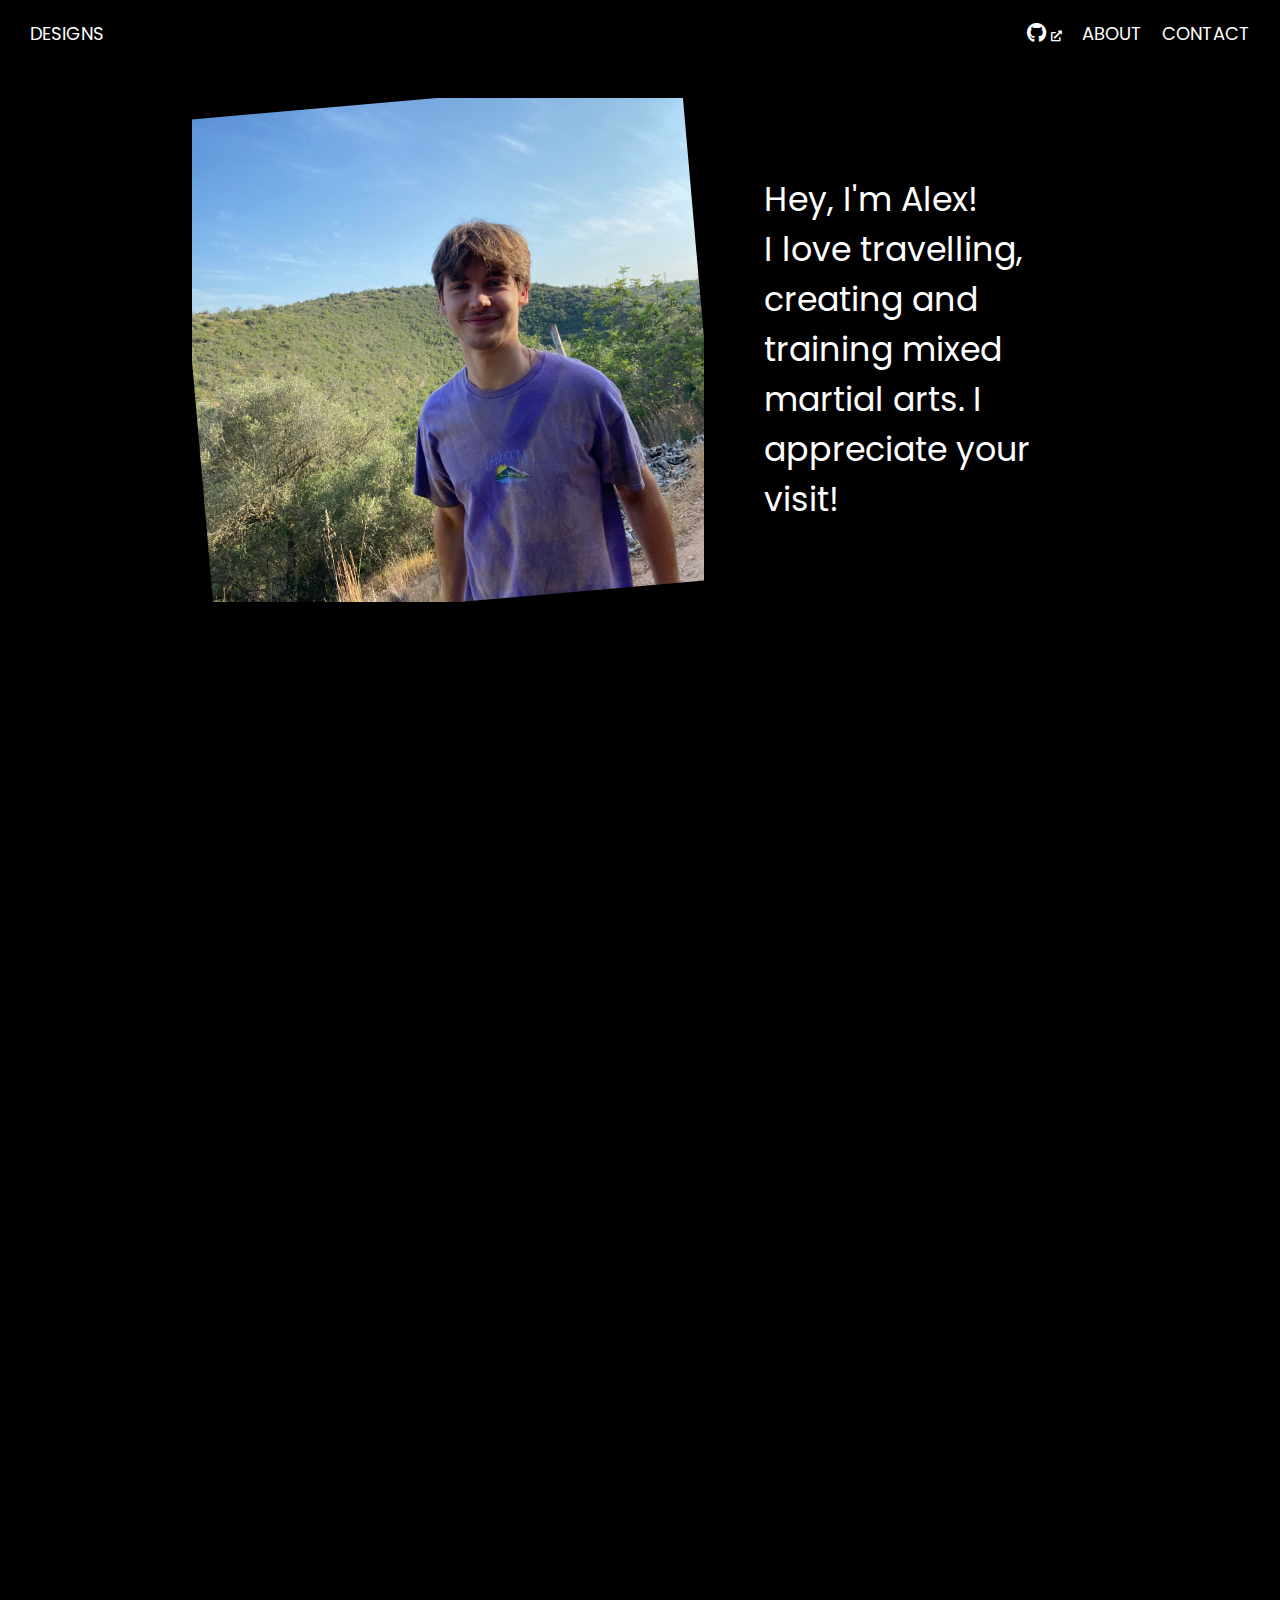
<file: about.html>
<!DOCTYPE html>
<html lang="en">

<head>
  <meta charset="UTF-8">
  <meta name="viewport" content="width=device-width, initial-scale=1.0">
  <title>About Me - Alex Sagar</title>

  <!-- CSS files -->
  <link rel="stylesheet" href="./styles/style.css">
  <link rel="stylesheet" href="./styles/about.css">

  <!-- Add-ons -->
  <link rel="stylesheet" href="https://cdnjs.cloudflare.com/ajax/libs/font-awesome/5.15.3/css/all.min.css">
  <link rel="icon" href="images/favicon.ico" type="image/x-icon">

  <!-- JS files -->
  <script src="./scripts/app.js"></script>

</head>

<body class="scrollable-body">

  <!-- Navigation Bar -->
  <div id="nav-placeholder"></div>
  <script>
    fetch('nav.html')
      .then(response => response.text())
      .then(data => {
        document.getElementById('nav-placeholder').innerHTML = data;
      });
  </script>


  <!-- Intro -->
  <section class="about-section intro hidden">
    <div class="image-container">
      <img src="./images/Me-1.jpeg" alt="Alex Sagar" class="about-image-1">
    </div>
    <div class="intro-text">
      <p>Hey, I'm Alex!<br>I love travelling, creating and training mixed martial arts. I appreciate
        your visit!</p>
    </div>
  </section>


  <!-- Text -->
  <section class="about-section hidden">
    <h1>About Me</h1>
    <p>
      A proud designer and programmer. My creative side allows me to design appealing and functional
      websites,
      while my technical skills allow me to build robust and scalable applications. <br><br>
      Some advocate for specializing in one skill in the digital workspace, however I believe a good
      understanding
      of both code and design offers even greater value. I'm always eager to keep growing and evolving in this field!
    </p>
  </section>


  <!-- Links -->
  <section class="about-section hidden links-container">
    <h2>My Online Links:</h2>
    <div>
      <a href="https://github.com/asxgxr" class="button" target="_blank">Github <i
          class="fas fa-external-link-alt"></i></a>
    </div>
    <div>
      <a href="https://linkedin.com/in/alex-sagar" class="button" target="_blank">LinkedIn <i
          class="fas fa-external-link-alt"></i></a>
    </div>
    <div>
      <a href="https://www.figma.com/@alexsagar" class="button" target="_blank">Figma <i
          class="fas fa-external-link-alt"></i></a>
    </div>
  </section>


  <!-- Software -->
  <section class="about-section hidden">
    <h2>Software</h2>
    <p>
      I use Blender for my 3D work; the basics (HTML, CSS, and Java) for websites, and Adobe products for SVGs and image
      manipulation. <br><br>Here's my
      full software breakdown:<br>- Blender (3D Art, Sculpting, VFX, Video Editing)<br>- CSS, Java, HTML
      (Website
      Creation)<br>- Figma (UI/UX Mockups)<br>- Python (Automated Coding, API calls)<br>- Adobe Illustrator (Logos, SVG
      Design)
    </p>
  </section>


  <!-- Contact -->
  <section class="about-section hidden">
    <h2>Contact</h2>
    <p>
      If you’d like to contact me you can do so on my <a href="contact.html">Contact Page</a>
    </p>
  </section>
</body>

</html>
</file>
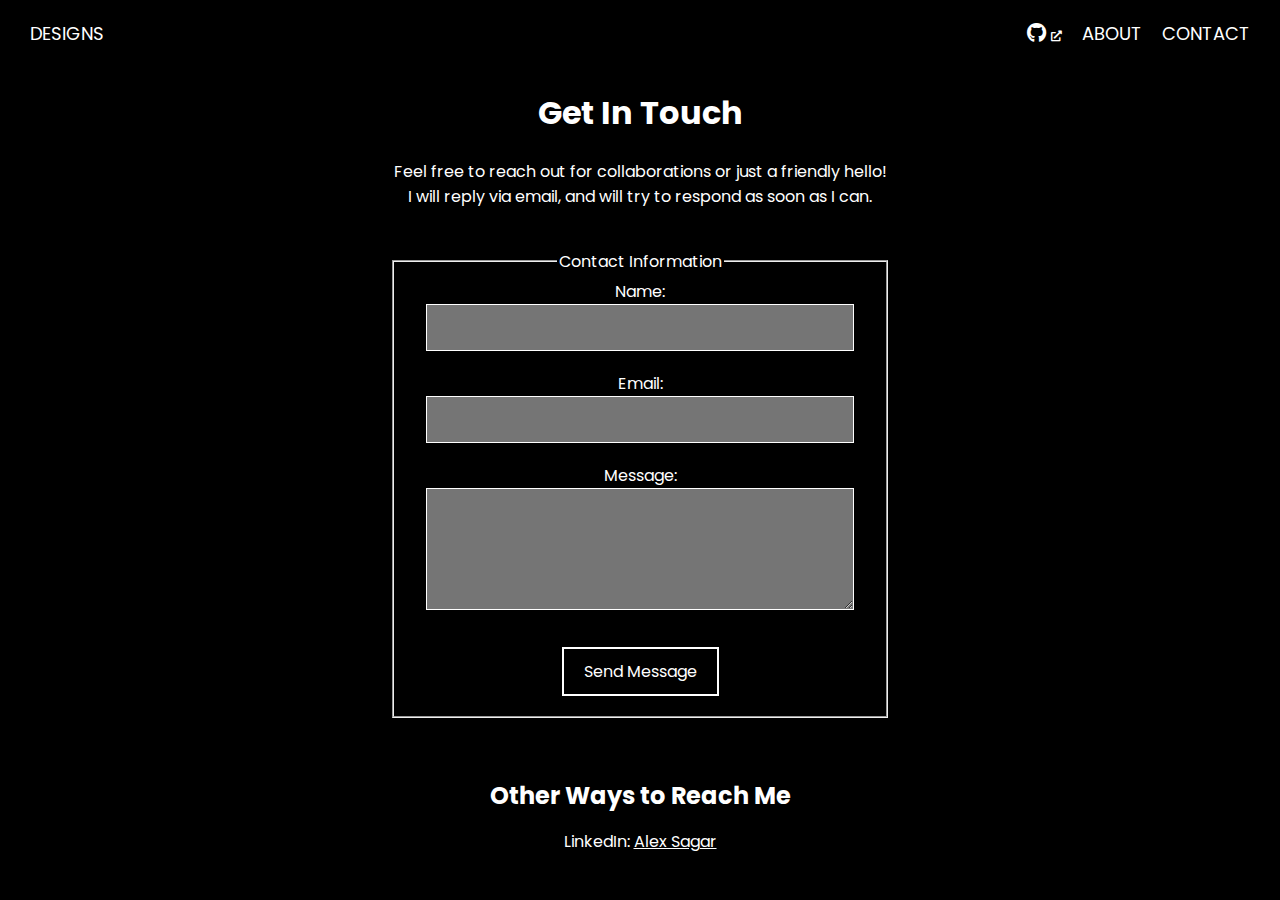
<file: contact.html>
<!DOCTYPE html>
<html lang="en">

<!-- HEAD -->

<head>
  <meta charset="UTF-8">
  <meta name="viewport" content="width=device-width, initial-scale=1.0">
  <title>Contact Me - Alex Sagar</title>

  <!-- CSS Files -->
  <link rel="stylesheet" href="./styles/style.css">
  <link rel="stylesheet" href="./styles/contact.css">

  <!-- Add-ons -->
  <link rel="stylesheet" href="https://cdnjs.cloudflare.com/ajax/libs/font-awesome/5.15.3/css/all.min.css">
  <link rel="icon" href="images/favicon.ico" type="image/x-icon">
</head>

<body class="scrollable-body">

  <!-- Navigation Bar -->
  <div id="nav-placeholder"></div>
  <script>
    fetch('nav.html')
      .then(response => response.text())
      .then(data => {
        document.getElementById('nav-placeholder').innerHTML = data;
      });
  </script>


  <!-- Content of my contact page -->
  <section class="contact-section">
    <h1>Get In Touch</h1>
    <p>Feel free to reach out for collaborations or just a friendly hello!
      <br>
      I will reply via email, and will try to respond as soon as I can.
    </p>

    <!-- Contact Form -->
    <form id="contact-form" action="https://formspree.io/f/xqkrgpjd" method="POST">
      <fieldset>
        <legend>Contact Information</legend>

        <label for="name">Name:</label>
        <input type="text" id="name" name="name" required>

        <label for="email">Email:</label>
        <input type="email" id="email" name="email" required>

        <label for="message">Message:</label>
        <textarea id="message" name="message" rows="4" required></textarea>

        <input type="submit" value="Send Message" class="button">
      </fieldset>
    </form>
  </section>

  <!-- Additional Contact Details -->
  <section class="additional-contact">
    <h2>Other Ways to Reach Me</h2>
    <p>LinkedIn: <a href="https://www.linkedin.com/in/alex-sagar/" title="Visit my LinkedIn profile">Alex Sagar</a>
    </p>
  </section>

</body>

</html>
</file>
<file: styles/style.css>
@import url('https://fonts.googleapis.com/css2?family=Poppins:wght@200;400;700&display=swap');

body {
  background-color: #000000;
  color: #ffffff;
  font-family: 'Poppins', sans-serif;
  padding-top: 60px;
  overflow-x: hidden;
  overflow-y: hidden;
}

/* Hidden Functionality */

.hidden {
  transform: translateX(100%);
  opacity: 0;
}

.show {
  transform: translateX(0);
  opacity: 1;
}

/* Nav Bar */

nav {
  background-color: #000000;
  color: #ffffff;
  font-family: 'Poppins', sans-serif;
  display: flex;
  justify-content: space-between;
  align-items: center;
  padding: 20px;
  position: fixed;
  top: 0;
  left: 0;
  width: 100%;
  z-index: 1;
}

.nav-left,
.nav-right {
  display: flex;
}

.nav-right {
  margin-right: 40px;
}

nav a {
  color: inherit;
  text-decoration: none;
  margin: 0 10px;
  font-weight: 400;
  font-size: 18px;
}

/* Bounce Arrow */

.arrow-container {
  cursor: pointer;
  display: flex;
  flex-direction: column;
  align-items: center;
}

#bounce-arrow {
  position: fixed;
  cursor: pointer;
  left: 50%;
  bottom: 20px;
  transform: translateX(-50%);
  animation: bounce 2s infinite;
}

.arrow-line {
  border: solid #ffffff;
  border-width: 0 3px 3px 0;
  display: inline-block;
  padding: 6px;
  margin: 2px;
  transform: rotate(45deg);
}

@keyframes bounce {

  0%,
  20%,
  50%,
  80%,
  100% {
    transform: translateY(0);
  }

  40% {
    transform: translateY(-20px);
  }

  60% {
    transform: translateY(-10px);
  }
}

/* Buttons */

.button {
  display: inline-block;
  background-color: black;
  color: white;
  border: 2px solid white;
  padding: 10px 20px;
  font-size: 1rem;
  font-family: 'Poppins', sans-serif;
  cursor: pointer;
  transition: background-color 0.3s, color 0.3s;
  margin: 10px 0;
  text-decoration: none;
}

.button:hover {
  background-color: white;
  color: black;
}

.button:focus {
  outline: none;
}

a {
  color: white;
  text-decoration: underline;
}

/* Class for pages where scrolling is enabled */
.scrollable-body {
  overflow-y: auto;
  overflow-x: hidden;
  scroll-behavior: smooth;
}


/* SCROLL BAR */

::-webkit-scrollbar-track {
  background-color: transparent;
}

::-webkit-scrollbar-thumb {
  background-color: #b3b3b3;
  border-radius: 10px;
  border: 3px solid transparent;
  background-clip: content-box;
}

::-webkit-scrollbar {
  width: 12px;
  display: none;
}

/* Targets the scrollbar track in Firefox */
* {
  scrollbar-color: #b3b3b3 transparent;
  scrollbar-width: auto;
}
</file>
<file: styles/about.css>
/* about.css */

.about-section {
  display: column;
  align-items: center;
  justify-content: flex-start;
  flex-wrap: wrap;
  max-width: 70vw;
  margin-top: 30px;
  margin-bottom: 150px;
  margin-left: auto;
  margin-right: auto;
}

.about-section.intro {
  max-width: 70vw;
  display: flex;
  margin-bottom: 180px;
}

.image-container {
  position: relative;
  overflow: hidden;
  width: 100%;
  padding-top: 56.25%;
}

.image-container,
.about-image-1 {
  max-width: 40vw;
}

.about-section p {
  font-size: 1.8vw;
}

.about-text h1,
.about-text h2 {
  text-align: left;
  margin-bottom: 20px;
  font-size: 2.6vw;
}

.about-section.intro .intro-text p {
  font-size: 2.6vw;
}

.about-section.intro .intro-text {
  flex: 1;
  padding-left: 30px;
  margin-left: 30px;
}

.about-image-1,
.about-image-2 {
  position: absolute;
  top: 0;
  left: 0;
  width: 100%;
  height: 100%;
  object-fit: cover;
}

.about-image-1 {
  transform: rotate(-5deg);
}

.about-image-2 {
  transform: rotate(5deg);
}

.about-section .button {
  display: inline-block;
  margin-right: 10px;
  text-align: left;
}

.about-section.links-container {
  flex-direction: column;
  align-items: flex-start;
}


/* Increase font size for smaller screens */
@media (max-width: 768px) {
  .about-section {
    flex-direction: column;
    align-items: center;
    max-width: 75vw;
    margin-bottom: 100px;
  }

  .about-section.intro .intro-text {
    text-align: left;
    margin-left: 0;
    max-width: 100%;
    padding: 0 30px;
    margin-top: 30px;
  }

  .about-section.intro .intro-text p {
    font-size: 1.3rem;
  }

  .about-section p {
    font-size: 1rem;
  }

  .about-section h1,
  .about-section h2 {
    font-size: 5vw;
    text-align: left;
  }

  .image-container {
    margin-top: 35px;
    max-width: 80vw;
    width: 100%;
    height: 100%;
    position: relative;
    max-height: 50vh;
  }

  .about-image-1 {
    position: absolute;
    top: 50%;
    left: 50%;
    transform: translate(-50%, -50%) rotate(-5deg);
    max-width: 100%;
  }
}
</file>
<file: styles/contact.css>
/* about.css */

form {
  max-width: 500px;
  margin: 20px auto 0px;
  padding: 20px;
}

input[type="text"],
input[type="email"],
textarea {
  width: calc(100% - 40px);
  padding: 10px;
  margin-bottom: 20px;
  border: 1px solid #fff;
  background: #757575;
  font-family: 'Poppins', sans-serif;
  box-sizing: border-box;
  color: white;
  font-size: 16px;
}

textarea {
  resize: vertical;
}

.contact-section,
.additional-contact {
  text-align: center;
  margin-bottom: 40px;
}

.additional-contact h2 {
  margin-bottom: 15px;
}

.additional-contact a:hover {
  color: #fff;
  text-decoration: underline;
}
</file>
